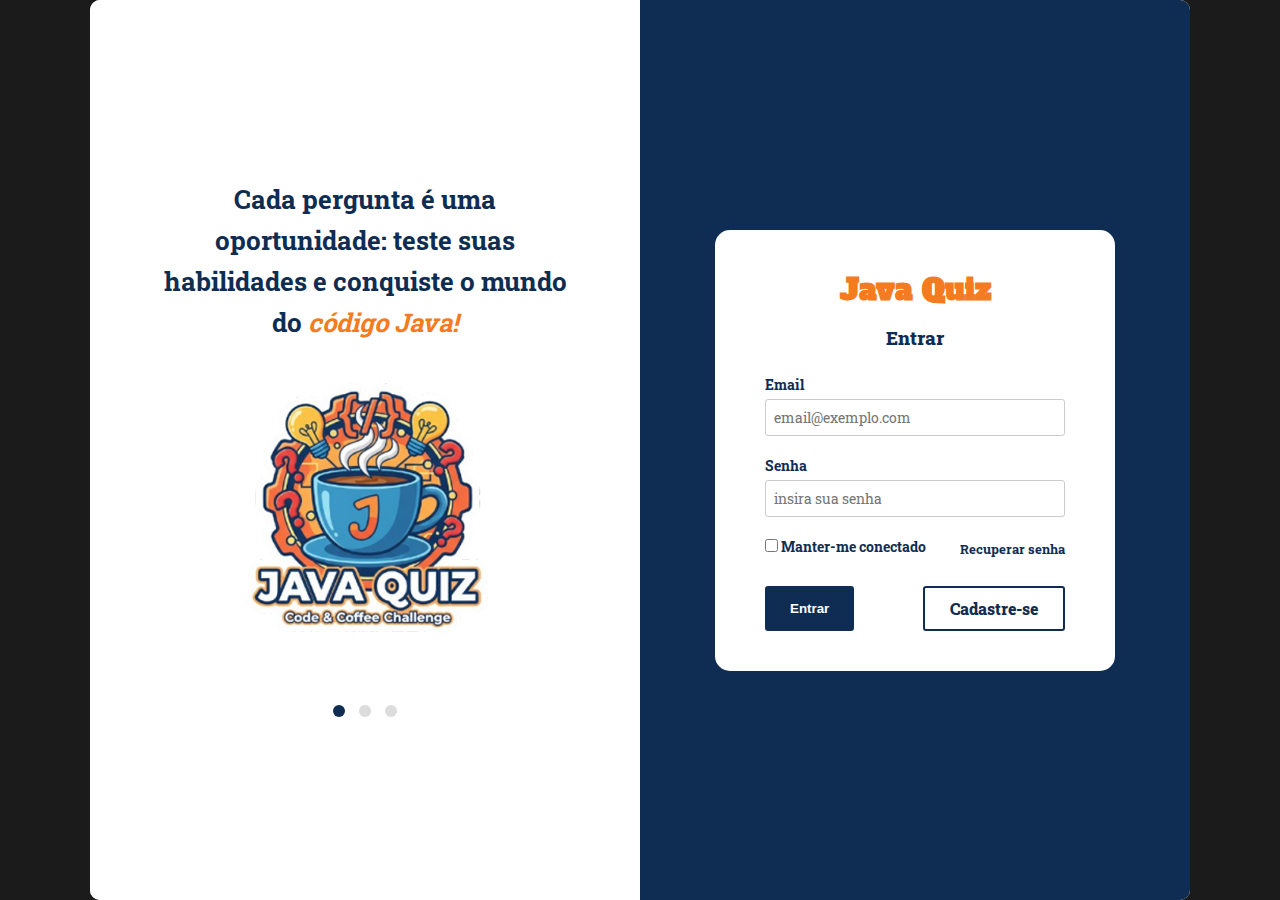
<file: index.html>
<!DOCTYPE html>
<html lang="pt-BR">

<head>
  <meta charset="UTF-8" />
  <meta name="viewport" content="width=device-width, initial-scale=1.0" />
  <title>Java Quiz - Login</title>
  <link rel="stylesheet" href="css/style.css" />
</head>

<body>
  <div class="container">
   
    <div class="left">
      <h1>
        Cada pergunta é uma<br />
        oportunidade: teste suas<br />
        habilidades e conquiste o mundo<br />
        do <span class="highlight">código Java!</span>
      </h1>

      <img src="img/img1.png" alt="Java Quiz" class="illustration" id="sliderImg" />


      <div class="dots">
        <span class="dot active"></span>
        <span class="dot"></span>
        <span class="dot"></span>
      </div>
    </div>

    
    <div class="right">
      <div class="login-box">
        <h2 class="logo">Java Quiz</h2>
        <h3>Entrar</h3>

        <form>
          <label for="email">Email</label>
          <input type="email" id="email" placeholder="email@exemplo.com" required />

          <label for="senha">Senha</label>
          <input type="password" id="senha" placeholder="insira sua senha" required />

          <div class="options">
            <label><input type="checkbox" id="manter" /> Manter-me conectado</label>
            <a href="#">Recuperar senha</a>
          </div>

          <div class="buttons">
            <button type="submit" class="btn entrar">Entrar</button>
            <a href="cadastro.html" class="btn cadastrar">Cadastre-se</a>
          </div>

        </form>
      </div>
    </div>
  </div>

  <script src="js/script.js"></script>
</body>

</html>
</file>
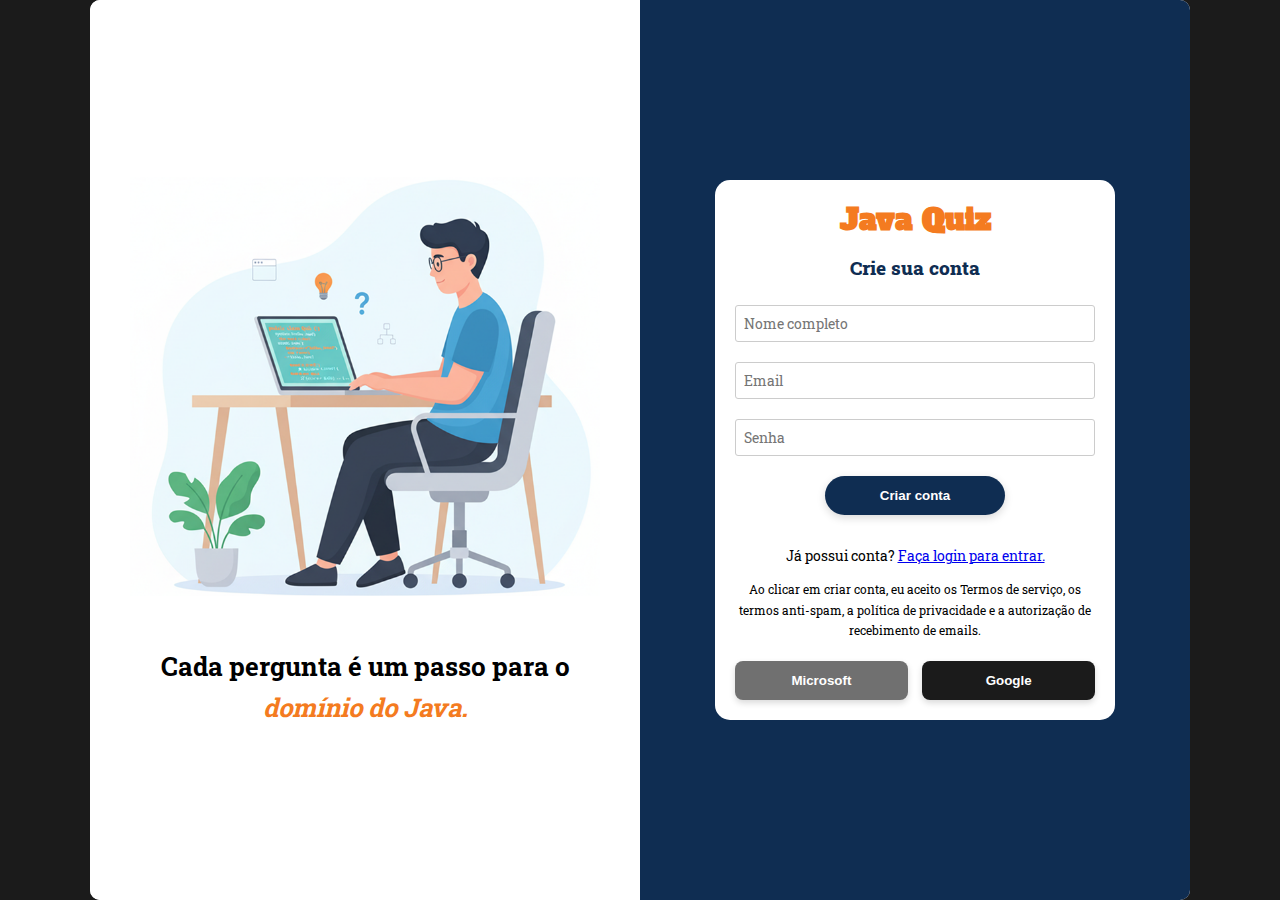
<file: cadastro.html>
<!DOCTYPE html>
<html lang="pt-BR">
<head>
  <meta charset="UTF-8" />
  <meta name="viewport" content="width=device-width, initial-scale=1.0" />
  <title>Cadastro</title>
  <link rel="stylesheet" href="css/cadastro.css" />
</head>
<body>
  <div class="container">

    <div class="left">
        <img src="img/Gemini_Generated_Image_tg6uittg6uittg6u 1.png" class="illustration" alt="Logo Java">
      <h1>
        Cada pergunta é um passo para o <br />
        <span class="highlight">domínio do Java.</span>
      </h1>
    </div>

    <div class="right">
      <div class="cadastro-box">
        <h2 class="logo">Java Quiz</h2>
        <h3>Crie sua conta</h3>

        <form>
          <input type="text" placeholder="Nome completo" />
          <input type="email" placeholder="Email" />
          <input type="password" placeholder="Senha" />

          <button type="submit" class="btn criarConta">Criar conta</button>
        </form>

        <p class="loginLink">Já possui conta? <a href="index.html">Faça login para entrar.</a></p>

        <p class="termos">
          Ao clicar em criar conta, eu aceito os Termos de serviço, os termos anti-spam, a política de privacidade e a autorização de recebimento de emails.
        </p>

        <div class="socialButtons">
          <button class="btn microsoft">Microsoft</button>
          <button class="btn google">Google</button>
        </div>
      </div>
    </div>

  </div>

  <script src="js/cadastro.js"></script>
</body>
</html>
</file>
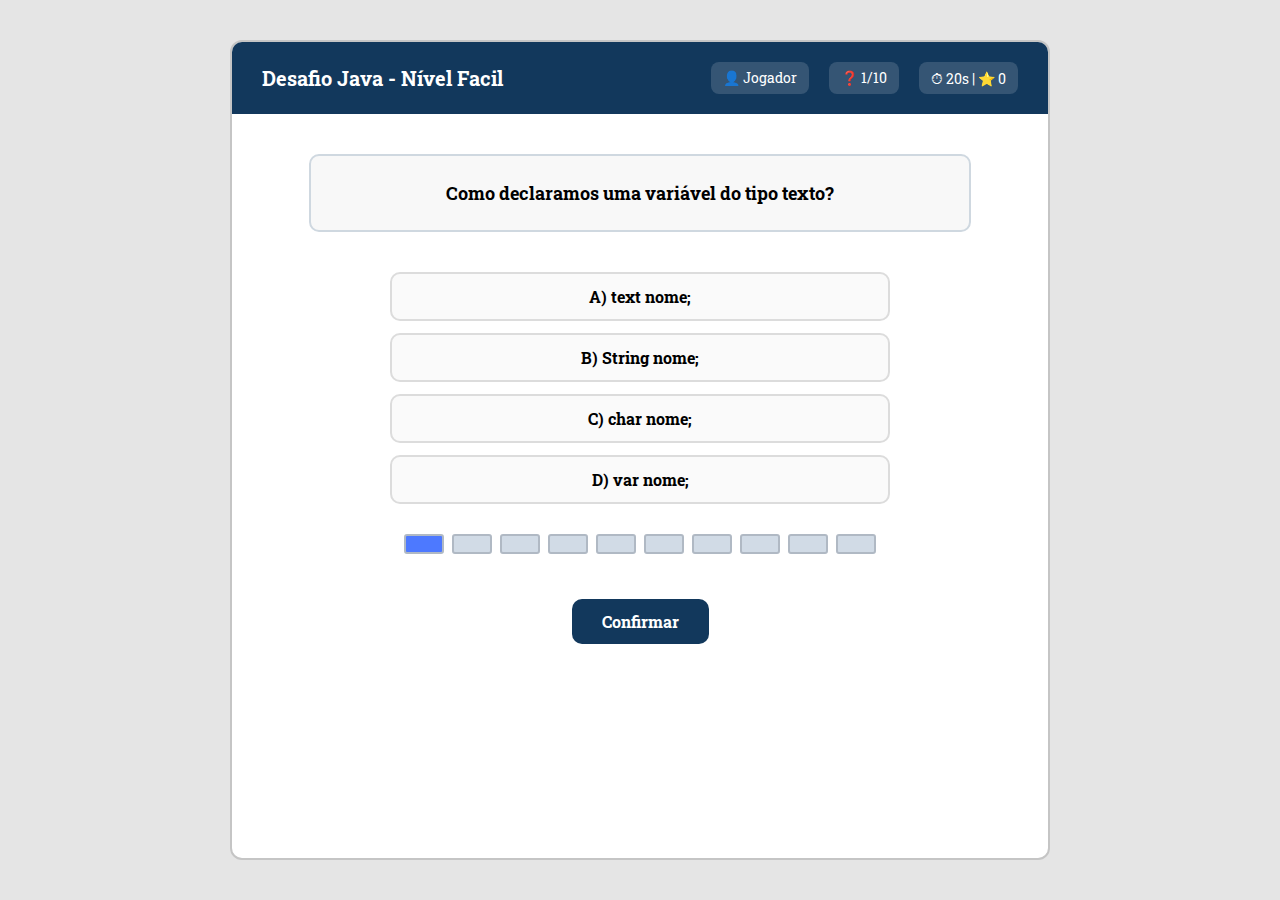
<file: jogoteste.html>
<!DOCTYPE html>
<html lang="pt-BR">
<head>
    <meta charset="UTF-8">
    <meta name="viewport" content="width=device-width, initial-scale=1.0">
    <title>Jogo</title>
    <link rel="stylesheet" href="css/jogoteste.css">
</head>
<body>

<div class="quiz-container">

    <header class="quiz-header">
        <h1 id="quiz-title">Desafio Java: Carregando...</h1>

        <div class="header-info">
            <div class="info-box" id="user-info">
                <span class="icon">👤</span> Carregando...
            </div>
            <div class="info-box" id="question-counter">
                <span class="icon">❓</span> Questão: 0/0
            </div>
            <div class="info-box" id="timer-score">
                <span class="icon">⏱</span> 20s | ⭐ 0
            </div>
        </div>
    </header>

    <main class="quiz-content">

        <div class="question-box">
            <p id="question-text">Carregando pergunta...</p>
        </div>

        <div class="option btn" id="option-a"></div>
        <div class="option btn" id="option-b"></div>
        <div class="option btn" id="option-c"></div>
        <div class="option btn" id="option-d"></div>


        <div class="progress-bar" id="progress-bar"></div>

        <button class="confirmar" id="confirm-btn">Confirmar</button>

    </main>

</div>


<script src="js/questions.js"></script>
<script src="js/jogoteste.js"></script>
</body>
</html>
</file>
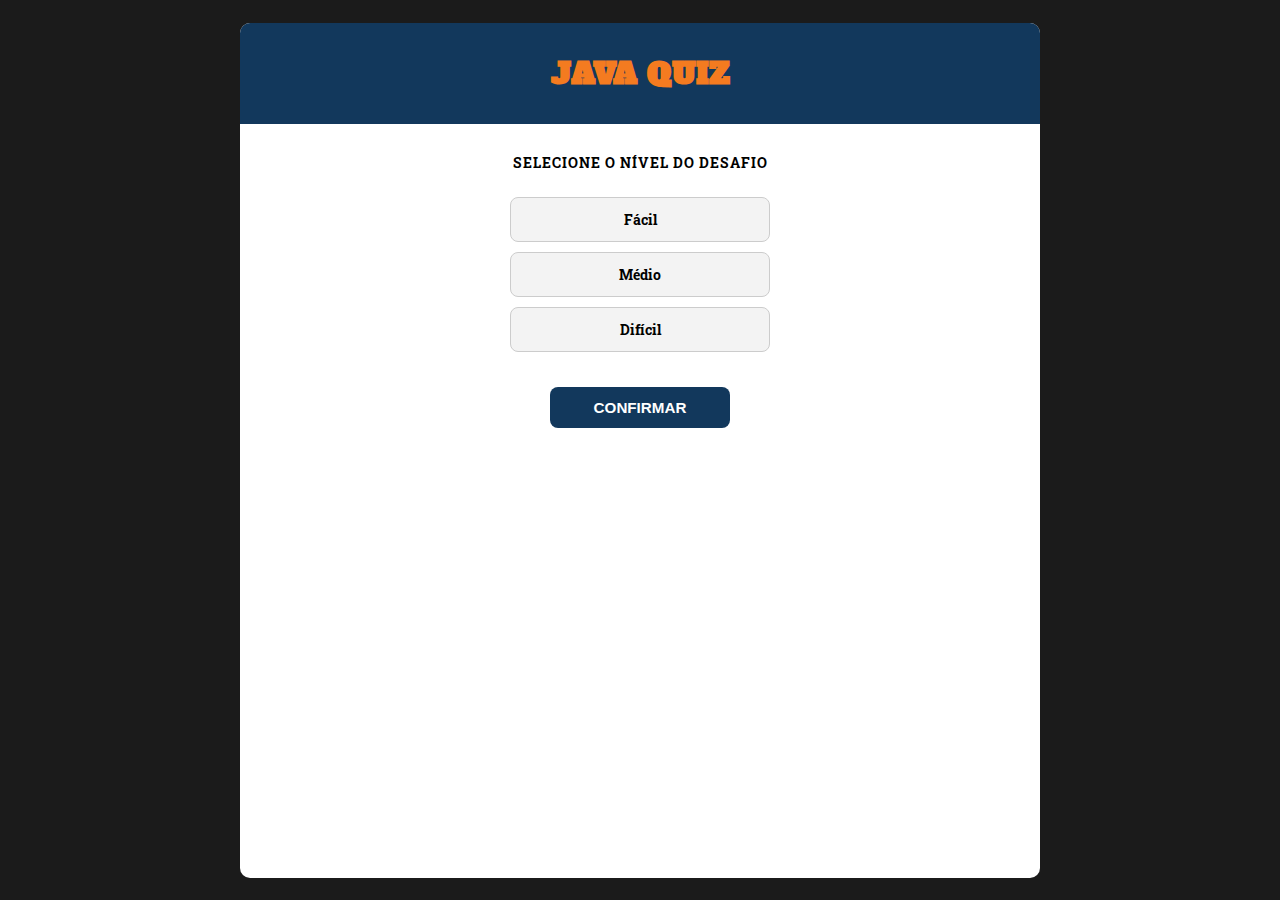
<file: niveis.html>
<!DOCTYPE html>
<html lang="pt-BR">
<head>
    <meta charset="UTF-8">
    <meta name="viewport" content="width=device-width, initial-scale=1.0"> <title>Níveis</title>
    <title>Níveis</title>
    <link rel="stylesheet" href="css/niveis.css">
</head>
<body>

<div class="container">
    <div class="header">
        <h1>JAVA QUIZ</h1>
    </div>

    <div class="content">
        <h2>SELECIONE O NÍVEL DO DESAFIO</h2>

        <div class="btn" onclick="selectLevel('Fácil', this)">Fácil</div>
        <div class="btn" onclick="selectLevel('Médio', this)">Médio</div>
        <div class="btn" onclick="selectLevel('Difícil', this)">Difícil</div>

        <button class="confirmar" onclick="confirmar()">CONFIRMAR</button>
    </div>
</div>

<script src="js/niveis.js"></script>
</body>
</html>
</file>
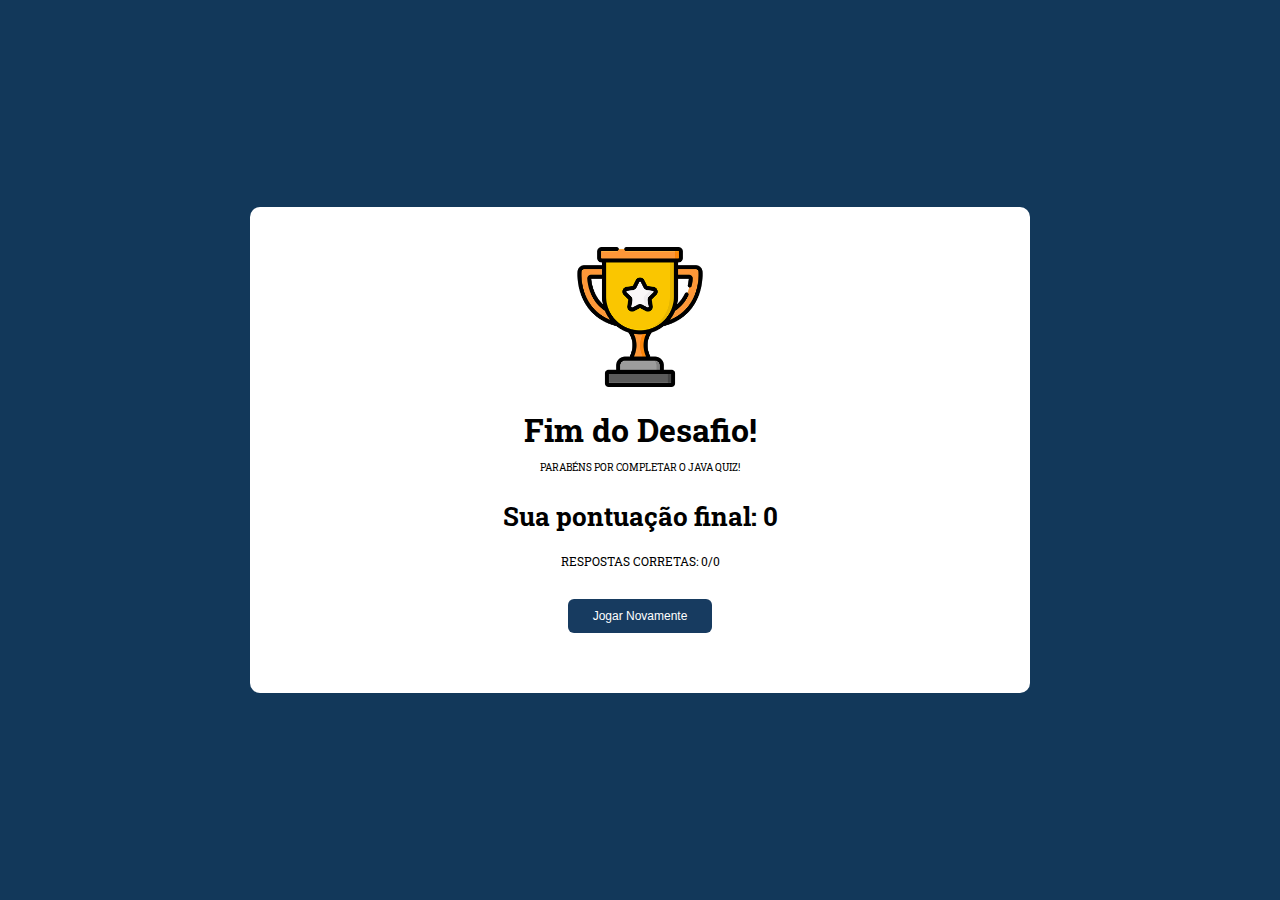
<file: pontuacao.html>
<!DOCTYPE html>
<html lang="pt-BR">
<head>
  <meta charset="UTF-8" />
  <meta name="viewport" content="width=device-width, initial-scale=1.0" />
  <title>Fim do Desafio</title>
  <link rel="stylesheet" href="css/pontuacao.css" />
</head>
<body>
  <div class="container">
    <div class="card">

     
      <img src="img/trofel.png" alt="Fim do Desafio" class="imagem-final">

      <h1>Fim do Desafio!</h1>
      <p class="sub">Parabéns por completar o Java Quiz!</p>

      <h2>Sua pontuação final: <span id="pontuacao">300</span></h2>

      <p class="info">Respostas corretas: <span id="corretas">8/10</span></p>
      

      <button class="btn" onclick="jogarNovamente()">Jogar Novamente</button>
    </div>
  </div>

  <script src="js/pontuacao.js"></script>
</body>
</html>
</file>
<file: css/style.css>
@import url('https://fonts.googleapis.com/css2?family=Alfa+Slab+One&family=Roboto+Slab:wght@400;600;700&display=swap');

* {
  margin: 0;
  padding: 0;
  box-sizing: border-box;
}

body {
  font-family: 'Roboto Slab', serif;
  background-color: #1b1b1b;
  height: 100vh;
  display: flex;
  justify-content: center;
  align-items: center;
}

.container {
  display: flex;
  width: 90%;
  max-width: 1100px;
  height: 100vh;
  background-color: white;
  border-radius: 10px;
  overflow: hidden;
}


.left {
  flex: 1;
  background-color: #fff;
  display: flex;
  flex-direction: column;
  justify-content: center;
  align-items: center;
  text-align: center;
  padding: 40px;
  font-weight: 700;
  color: #0f2d52;
}

.left h1 {
  font-size: 1.6rem;
  line-height: 1.6;
}

.left .highlight {
  color: #f47b20;
  font-style: italic;
}

.dots {
  margin-top: 50px;
}

.dot {
  height: 12px;
  width: 12px;
  margin: 0 5px;
  background-color: #dcdcdc;
  border-radius: 50%;
  display: inline-block;
}

.dot.active {
  background-color: #0f2d52;
}


.right {
  flex: 1;
  background-color: #0f2d52;
  display: flex;
  justify-content: center;
  align-items: center;
  padding: 40px;
}

.login-box {
  background-color: #fff;
  border-radius: 15px;
  padding: 40px 50px;
  text-align: center;
  max-width: 400px;
  width: 100%;
}

.logo {
  font-family: 'Alfa Slab One', cursive;
  color: #f47b20;
  font-size: 1.8rem;
  margin-bottom: 15px;
}

h3 {
  color: #0f2d52;
  font-weight: 800;
  margin-bottom: 25px;
}

label {
  display: block;
  text-align: left;
  color: #0f2d52;
  font-weight: 700;
  font-size: 0.9rem;
  margin-bottom: 5px;
}

input[type="email"],
input[type="password"] {
  width: 100%;
  padding: 8px;
  margin-bottom: 20px;
  border: 1px solid #ccc;
  border-radius: 3px;
  font-family: inherit;
  font-size: 0.9rem;
  color: #333;
}

.options {
  display: flex;
  justify-content: space-between;
  align-items: center;
  margin-bottom: 25px;
  font-size: 0.8rem;
}

.options a {
  color: #0f2d52;
  text-decoration: none;
  font-weight: bold;
}

.btn {
  padding: 10px 25px;
  border: none;
  border-radius: 3px;
  font-weight: 800;
  cursor: pointer;
  transition: 0.3s;
}

.buttons {
  display: flex;
  justify-content: space-between;
}

.entrar {
  background-color: #0f2d52;
  color: #fff;
}

.cadastrar {
  background-color: #fff;
  border: 2px solid #0f2d52;
  color: #0f2d52;
  text-decoration: none;
  display: inline-block;
  text-align: center;
}


.btn:hover {
  opacity: 0.9;
}

@media (max-width: 768px) {
    .container {
      flex-direction: column;
      height: auto;
      width: 95%;
    }
  
    .left, .right {
      flex: none;
      width: 100%;
      padding: 20px;
    }
  
    .left h1 {
      font-size: 1.2rem;
    }
  
    .login-box {
      padding: 30px 25px;
      max-width: 100%;
    }
  
    .buttons {
      flex-direction: column;
      gap: 10px;
    }
  
    .btn {
      width: 100%;
    }
  
    body {
      height: auto;
      padding: 20px 0;
    }
  }
  
  .illustration {
    width: 100%;
    max-width: 300px;
    margin-top: 30px;
  }
</file>
<file: css/cadastro.css>
/* CSS tela de cadastro baseado no layout da index */

@import url('https://fonts.googleapis.com/css2?family=Alfa+Slab+One&family=Roboto+Slab:wght@400;600;700&display=swap');

* {
  margin: 0;
  padding: 0;
  box-sizing: border-box;
}

body {
  font-family: 'Roboto Slab', serif;
  background-color: #1b1b1b;
  height: 100vh;
  display: flex;
  justify-content: center;
  align-items: center;
}

.container {
  display: flex;
  width: 90%;
  max-width: 1100px;
  height: 100vh;
  background-color: white;
  border-radius: 10px;
  overflow: hidden;
}

/* Lado esquerdo (branco) */
.left {
  flex: 1;
  background-color: #fff;
  display: flex;
  flex-direction: column;
  justify-content: center;
  align-items: center;
  text-align: center;
  padding: 40px;
  font-weight: 700;
  color: #000000;
}

.left h1 {
  font-size: 1.6rem;
  line-height: 1.6;
}

.left .highlight {
  color: #f47b20;
  font-style: italic;
}

/* Lado direito (azul) */
.right {
  flex: 1;
  background-color: #0f2d52;
  display: flex;
  justify-content: center;
  align-items: center;
  padding: 40px;
}

.cadastro-box {
  background-color: #fff;
  border-radius: 15px;
  padding: 20px 20px;
  text-align: center;
  max-width: 400px;
  width: 100%;
}

.logo {
  font-family: 'Alfa Slab One', cursive;
  color: #f47b20;
  font-size: 1.8rem;
  margin-bottom: 15px;
}

h3 {
  color: #0f2d52;
  font-weight: 800;
  margin-bottom: 25px;
}

label {
  display: block;
  text-align: left;
  color: #0f2d52;
  font-weight: 700;
  font-size: 0.9rem;
  margin-bottom: 5px;
}

input {
  width: 100%;
  padding: 8px;
  margin-bottom: 20px;
  border: 1px solid #ccc;
  border-radius: 3px;
  font-family: inherit;
  font-size: 0.9rem;
  color: #333;
}

.btnCadastrar {
  background-color: #0f2d52;
  color: #fff;
  padding: 10px 25px;
  border: none;
  border-radius: 3px;
  font-weight: 800;
  cursor: pointer;
  transition: 0.3s;
  width: 100%;
}

.btnCadastrar:hover {
  opacity: 0.9;
}

@media (max-width: 768px) {
  .container {
    flex-direction: column;
    height: auto;
    width: 95%;
  }

  .left, .right {
    flex: none;
    width: 100%;
    padding: 20px;
  }

  .left h1 {
    font-size: 1.2rem;
  }

  .cadastro-box {
    padding: 30px 25px;
    max-width: 100%;
  }

  body {
    height: auto;
    padding: 20px 0;
  }
}
/* BOTÕES MELHORADOS */

.criarConta {
  background-color: #0f2d52;
  color: #fff;
  width: 50%;
  margin-bottom: 22px;
  padding: 12px 25px;
  border: none;
  border-radius: 20px;
  font-weight: 800;
  cursor: pointer;
  transition: 0.3s ease;
  box-shadow: 0 3px 8px rgba(0,0,0,0.15);
}

.criarConta:hover {
  transform: scale(1.02);
  opacity: .93;
}

/* container dos botões sociais */
.socialButtons {
  display: flex;
  justify-content: space-between;
  gap: 10px;
  margin-top: 20px;
}

.socialButtons .btn {
  width: 48%;
  padding: 12px 0;
  border: none;
  border-radius: 8px;
  font-weight: 800;
  cursor: pointer;
  transition: .3s ease;
  box-shadow: 0 3px 6px rgba(0,0,0,.15);
}

/* microsoft */
.microsoft {
  background-color: #707070;
  color: #fff;
}

.microsoft:hover {
  transform: scale(1.04);
  opacity: .92;
}

/* google */
.google {
  background-color: #1b1b1b;
  color: #fff;
}

.google:hover {
  transform: scale(1.04);
  opacity: .92;
}
/* CENTRALIZAÇÃO DAS FRASES LOGIN E TERMOS */

.loginLink,
.termos {
  text-align: center;
  display: block;
  width: 100%;
}

.loginLink {
  margin-top: 10px;
  margin-bottom: 14px; /* espaço entre login e termos */
  font-size: 0.85rem;
}

.termos {
  font-size: 0.75rem;
  line-height: 1.3rem;
  margin-bottom: 18px;
}
  .illustration {
    width: 100%;
    max-width: 500px;
    margin-top: 5px;
     margin-bottom: 50px;
  }
</file>
<file: css/jogoteste.css>
@import url('https://fonts.googleapis.com/css2?family=Alfa+Slab+One&family=Roboto+Slab:wght@400;600;700&display=swap');

* {
    margin: 0;
    padding: 0;
    box-sizing: border-box;
    font-family: 'Roboto Slab', serif;
}

body {
    background: #e5e5e5;
    display: flex;
    justify-content: center;
    /* Removido o padding-top fixo para melhor ajuste em celulares */
    padding-top: 40px; 
    /* Adicionamos altura total para centralização em desktop */
    min-height: 100vh; 
    
}

.quiz-container {
    /* REMOVIDO: width: 820px; */
    width: 95%; /* Usa a maior parte da largura em qualquer tela */
    max-width: 820px; /* Mantém o limite de 820px para telas grandes */
    background: white;
    border-radius: 12px;
    border: 2px solid #c5c5c5;
    overflow: hidden;
    /* Altura ajustável: */
    height: auto; 
    margin-bottom: 40px;
}


.quiz-header {
    background: #12385c;
    color: white;
    padding: 20px 30px;
    display: flex;
    /* Ajustado para quebrar o layout se necessário */
    flex-wrap: wrap; 
    justify-content: space-between;
    align-items: center;
    gap: 15px; /* Adicionado gap para espaçamento em telas menores */
}

.quiz-header h1 {
    font-size: 20px;
    font-weight: 700;
    /* Garante que o título não seja muito largo */
    flex-shrink: 0; 
}

.header-info {
    display: flex;
    gap: 20px;
    /* Permite que as caixas de informação quebrem a linha */
    flex-wrap: wrap; 
    justify-content: flex-end;
}

.info-box {
    background: rgba(255,255,255,0.15);
    padding: 6px 12px;
    border-radius: 8px;
    font-size: 14px;
}

.icon {
    font-size: 15px;
}


.quiz-content {
    padding: 40px 40px 50px 40px;
    text-align: center;
}

.question-box {
    width: 90%;
    margin: 0 auto 40px auto;
    padding: 25px 0;
    border: 2px solid #cfd8e0;
    border-radius: 10px;
    background: #f8f8f8;
}

.question-box p {
    font-size: 18px;
    font-weight: 700;
    padding: 0 15px; /* Adicionado padding para texto não encostar nas bordas em mobile */
}

.btn {
    /* MUDANÇA ESSENCIAL: Ocupa toda a largura do container-content, menos o padding */
    width: 100%; 
    max-width: 500px; /* Limite opcional para botões não ficarem muito longos em desktop */
    margin: 12px auto;
    padding: 12px;
    background: #fafafa;
    border: 2px solid #dcdcdc;
    border-radius: 10px;
    cursor: pointer;
    font-size: 16px;
    transition: 0.2s;
    font-weight: 700;
}

.btn:hover {
    background: #e8e8e8;
}


/* BARRA DE PROGRESSO */
.progress-bar {
    display: flex;
    gap: 8px;
    margin: 30px auto 40px auto;
    justify-content: center;
    /* Adicionada rolagem horizontal para barras muito longas em mobile */
    overflow-x: auto; 
    padding-bottom: 5px; /* Espaço para a barra de rolagem */
}

.square {
    /* Tamanho do quadrado ajustado para ser mais flexível */
    min-width: 40px; 
    height: 20px;
    background: #d1dbe6;
    border: 2px solid #b0b9c4;
    border-radius: 3px;
}

.filled {
    background: #12385c;
}


.confirmar {
    background: #12385c;
    color: white;
    font-weight: 700;
    font-size: 16px;
    padding: 12px 30px;
    border: none;
    border-radius: 10px;
    cursor: pointer;
    transition: 0.2s;
}

.confirmar:hover {
    background: #0f2a45;
}
.option.selected {
    background: #cfe0f5;
    border-color: #7aa1c4;
}

/* -------------------------------------------------------------------------- */
/* MEDIA QUERIES                                */
/* -------------------------------------------------------------------------- */

@media (max-width: 600px) {
    body {
        /* Remove o padding superior em telas muito pequenas */
        padding-top: 10px; 
        min-height: auto;
    }
    
    .quiz-header {
        /* Altera para layout de coluna em telas pequenas */
        flex-direction: column; 
        align-items: flex-start;
    }
    
    .header-info {
        /* Faz as caixas de info ficarem uma abaixo da outra se necessário */
        justify-content: flex-start; 
        width: 100%;
        gap: 10px;
    }
    
    .quiz-content {
        padding: 20px 15px 30px 15px;
    }

    .question-box {
        width: 100%;
        margin-bottom: 25px;
        padding: 15px 0;
    }
    
    .question-box p {
        font-size: 16px;
    }

    .btn {
        padding: 10px;
        font-size: 15px;
    }

    .confirmar {
        width: 100%;
        max-width: 250px;
        font-size: 15px;
    }
}
</file>
<file: css/niveis.css>
@import url('https://fonts.googleapis.com/css2?family=Alfa+Slab+One&family=Roboto+Slab:wght@400;600;700&display=swap');

* {
    margin: 0;
    padding: 0;
    box-sizing: border-box;
}

body {
    background-color: #1b1b1b;
    /* Mantém 100vh para telas grandes, como o index.css */
    height: 100vh; 
    display: flex;
    justify-content: center;
    align-items: center;
    font-family: 'Roboto Slab', serif;
}

/* CONTAINER */
.container {
    width: 90%;
    /* Aumentado o max-width para dar uma aparência maior, mais parecida com o index.css */
    max-width: 800px; 
    /* Adicionada altura para preencher a tela verticalmente, como o index.css */
    height: 95vh; 
    background-color: white;
    border-radius: 10px;
    /* Alterado de hidden para auto para permitir a rolagem se necessário */
    overflow: auto; 
    padding-bottom: 40px;
}

/* HEADER */
.header {
    background: #12385c;
    padding: 30px 20px;
    text-align: center;
}

.header h1 {
    font-family: 'Alfa Slab One', cursive;
    color: #f47b20;
    font-size: 1.9rem;
}

/* CONTEÚDO */
.content {
    padding: 30px 20px;
    text-align: center;
}

.content h2 {
    font-size: 0.85rem;
    font-weight: 700;
    letter-spacing: 1px;
    margin-bottom: 25px;
}

/* BOTÕES DE NÍVEL */
.btn {
    width: 100%;
    /* Mantido o max-width para desktop, será alterado no media query */
    max-width: 260px; 
    padding: 12px;
    background: #f3f3f3;
    border: 1px solid #ccc;
    border-radius: 8px;
    margin: 10px auto;
    cursor: pointer;
    font-weight: bold;
    font-size: 0.9rem;
    transition: 0.3s;
}

.btn:hover {
    background: #e8e8e8;
}

.btn.selected {
    background: #cfe3ff;
    border-color: #7da7d9;
}

/* BOTÃO CONFIRMAR */
.confirmar {
    margin-top: 25px;
    width: 100%;
    /* Mantido o max-width para desktop, será alterado no media query */
    max-width: 180px; 
    padding: 12px;
    background: #12385c;
    color: white;
    border: none;
    border-radius: 8px;
    cursor: pointer;
    font-weight: 800;
    font-size: 0.95rem;
    transition: 0.3s;
}

.confirmar:hover {
    opacity: 0.9;
}

/* RESPONSIVIDADE OTIMIZADA PARA CELULARES */

/* Regras para telas até 768px (tablets e celulares) */
@media (max-width: 768px) {
    body {
        /* ESSENCIAL: Permite que o body se ajuste ao conteúdo em celulares */
        height: auto; 
        padding: 25px 0;
    }

    .container {
        width: 95%;
        /* ESSENCIAL: Remove o limite de 800px para preencher a tela do celular */
        max-width: none; 
        /* ESSENCIAL: Remove a altura fixa em celulares */
        height: auto; 
    }

    .header h1 {
        font-size: 1.6rem;
    }

    .content h2 {
        font-size: 0.8rem;
    }

    /* Botões agora ocupam a largura total do container */
    .btn {
        max-width: 100%;
        font-size: 0.85rem;
    }

    .confirmar {
        max-width: 100%;
    }
}

/* Regras para telas até 480px (celulares menores) */
@media (max-width: 480px) {
    .header h1 {
        font-size: 1.4rem;
    }

    .content {
        padding: 25px 15px;
    }

    .btn {
        padding: 10px;
        font-size: 0.8rem;
    }

    .confirmar {
        padding: 10px;
        font-size: 0.85rem;
    }
}

/* Regras para telas até 360px (celulares muito pequenos) */
@media (max-width: 360px) {
    .header h1 {
        font-size: 1.25rem;
    }

    .content h2 {
        font-size: 0.75rem;
    }

    .btn {
        font-size: 0.75rem;
        padding: 9px;
    }

    .confirmar {
        font-size: 0.8rem;
        padding: 9px;
    }
}
</file>
<file: css/pontuacao.css>
@import url('https://fonts.googleapis.com/css2?family=Alfa+Slab+One&family=Roboto+Slab:wght@400;600;700&display=swap');

body {
    margin: 0;
    padding: 0;
    background: #12385a;
    /* Aplicação da fonte 'Roboto Slab' */
    font-family: 'Roboto Slab', serif; 
    display: flex;
    justify-content: center;
    align-items: center;
    height: 100vh;
}

.container {
    width: 100%;
    display: flex;
    justify-content: center;
    align-items: center;
}

.card {
    background: #ffffff;
    width: 70%;
    max-width: 700px;
    padding: 60px 40px;
    border-radius: 10px;
    text-align: center;
}

h1 {
    /* Opcional: Usar 'Alfa Slab One' para títulos grandes, se quiser destaque */
    /* font-family: 'Alfa Slab One', cursive; */
    font-size: 32px;
    margin-bottom: 10px;
}

.sub {
    text-transform: uppercase;
    font-size: 10px;
    margin-bottom: 25px;
}

h2 {
    font-size: 26px;
    margin-bottom: 20px;
}

.info {
    font-size: 12px;
    margin-bottom: 5px;
    text-transform: uppercase;
}

.btn {
    margin-top: 25px;
    padding: 10px 25px;
    border: none;
    border-radius: 6px;
    background: #173b60;
    color: #fff;
    font-size: 12px;
    cursor: pointer;
    transition: 0.2s;
}

.btn:hover {
    opacity: 0.8;
}
.imagem-final {
    width: 140px;          
    height: auto;          
    display: block;        
    margin: -20px auto 20px auto;  
    border-radius: 10px;   
}
</file>
